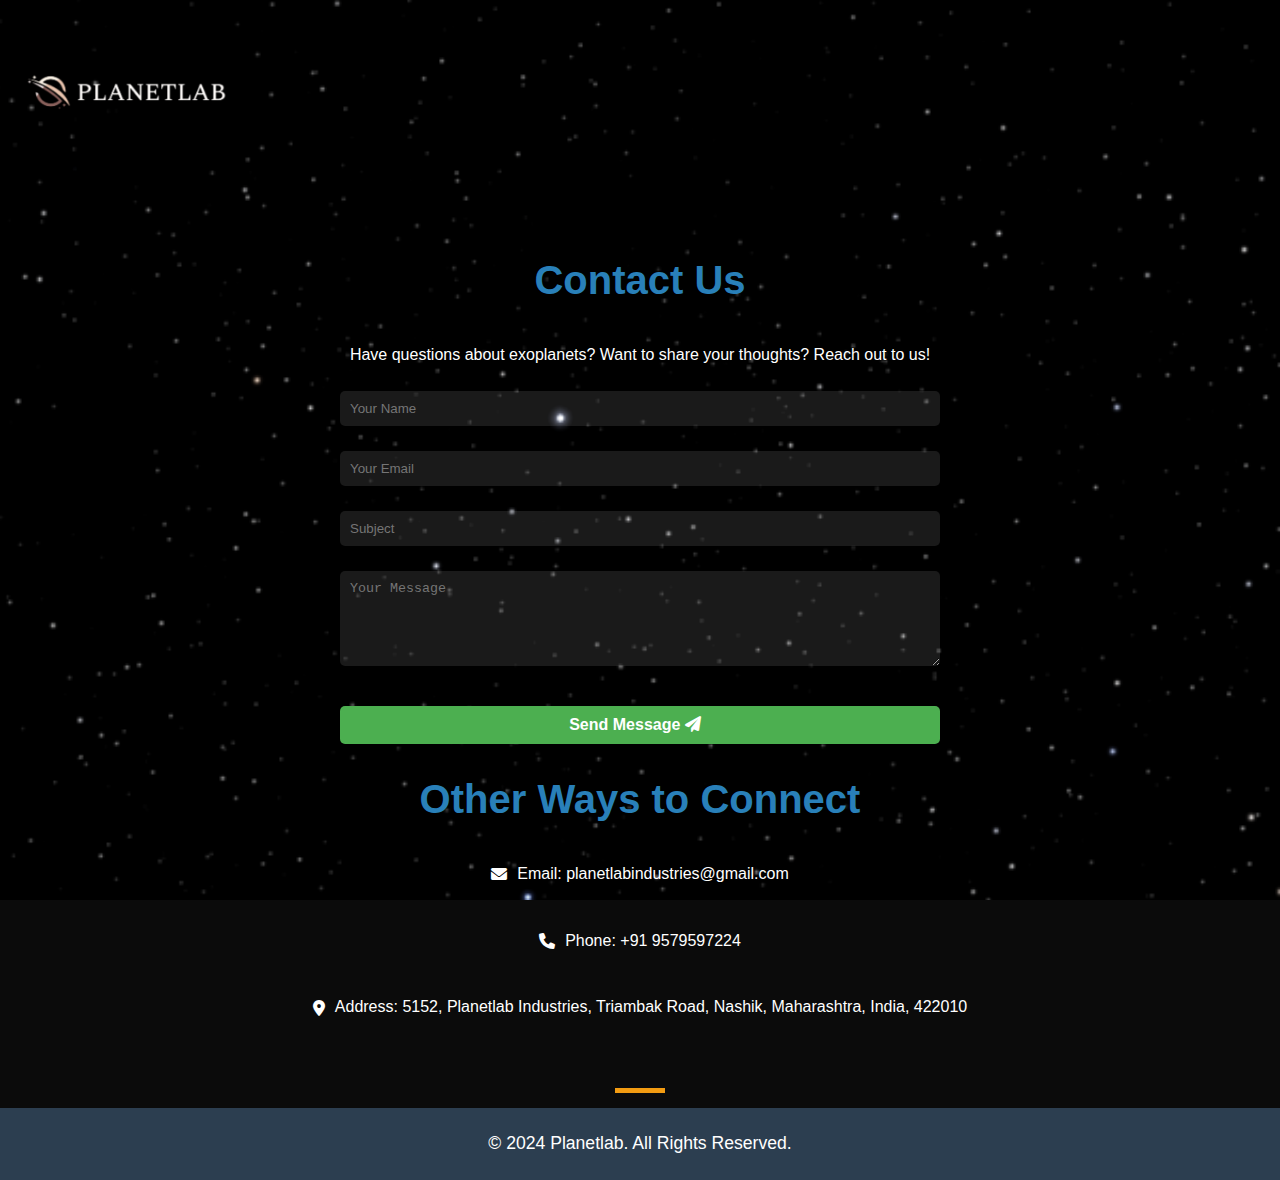
<file: contactus.html>
<!DOCTYPE html>
<html lang="en">
<head>
    <meta charset="UTF-8">
    <meta name="viewport" content="width=device-width, initial-scale=1.0">
    <title>Contact Us - Exoplanet Explorer</title>
    <link rel="stylesheet" href="style.css">
    <link rel="stylesheet" href="https://cdnjs.cloudflare.com/ajax/libs/font-awesome/6.0.0-beta3/css/all.min.css">
    <style>
        body {
            background-image: url(Image/pattern.png);
            background-size: cover;
            background-position: center;
            background-attachment: fixed;
            color: transparent;
        }
        .contact-container {
            max-width: 800px;
            margin: 50px auto;
            padding: 20px;
            background-color: transparent;
            border-radius: 10px;
        }
        .contact-form {
            display: grid;
            gap: 20px;
        }
        .contact-form input, .contact-form textarea {
            width: 100%;
            padding: 10px;
            border: none;
            border-radius: 5px;
            background-color: rgba(255, 255, 255, 0.1);
            color: #fff;
        }
        .contact-form button {
            padding: 10px 20px;
            background-color: #4CAF50;
            color: white;
            border: none;
            border-radius: 5px;
            cursor: pointer;
        }
        .contact-info {
            margin-top: 30px;
    
        }
        .contact-info h2,h1{
            display: flex;
            justify-content: center;
            align-items: center;
        }
        i{
            margin-right:10px;
        }
        /* Added styles for navbar hover effect and animation */
        .main-header nav ul li a {
            position: relative;
            transition: color 0.3s ease;
        }
        .main-header nav ul li a::after {
            content: '';
            position: absolute;
            width: 100%;
            height: 2px;
            bottom: -5px;
            left: 0;
            background-color: #f39c12;
            transform: scaleX(0);
            transform-origin: bottom right;
            transition: transform 0.3s ease-out;
        }
        .main-header nav ul li a:hover::after {
            transform: scaleX(1);
            transform-origin: bottom left;
        }
        .main-header nav ul li a:hover {
            color: #f39c12;
        }
    </style>
</head>
<body>
    <header class="main-header">
        <nav class="navbar">
            <div class="nav-logo">
                <img src="/Image/logo-transparent-png.png" alt="Exoplanet Explorer Logo">
            </div>
            <ul class="nav-list">
                <li><a href="index.html#home">Home</a></li>
                <li><a href="index.html#about">About</a></li>
                <li><a href="index.html#timeline">Timeline</a></li>
                <li><a href="index.html#gallery">Gallery</a></li>
                <li><a href="index.html#missions">Missions</a></li>
            </ul>
        </nav>
    </header>

    <main class="contact-container">
        <h1>Contact Us</h1>
        <p>Have questions about exoplanets? Want to share your thoughts? Reach out to us!</p>
        
        <form class="contact-form">
            <input type="text" name="name" placeholder="Your Name" required>
            <input type="email" name="email" placeholder="Your Email" required>
            <input type="text" name="subject" placeholder="Subject">
            <textarea name="message" placeholder="Your Message" rows="5" required></textarea>
            <button type="submit">Send Message <i class="fa-solid fa-paper-plane"></i></button>
        </form>

        <div class="contact-info">
            <h2>Other Ways to Connect</h2>
            <p><i class="fa-solid fa-envelope"></i> Email: planetlabindustries@gmail.com</p>
            <p><i class="fa-solid fa-phone"></i> Phone: +91 9579597224</p>
            <p><i class="fa-solid fa-location-dot"></i> Address: 5152, Planetlab Industries, Triambak Road, Nashik, Maharashtra, India, 422010</p>
        </div>
    </main>
    <style>
        @keyframes fadeInDown {
            from {
                opacity: 0;
                transform: translateY(-20px);
            }
            to {
                opacity: 1;
                transform: translateY(0);
            }
        }

        .navbar {
            animation: fadeInDown 0.7s ease-out;
        }

        .nav-list li {
            opacity: 0;
            animation: fadeInDown 0.7s ease-out forwards;
        }

        .nav-list li:nth-child(1) { animation-delay: 0.2s; }
        .nav-list li:nth-child(2) { animation-delay: 0.3s; }
        .nav-list li:nth-child(3) { animation-delay: 0.4s; }
        .nav-list li:nth-child(4) { animation-delay: 0.5s; }
        .nav-list li:nth-child(5) { animation-delay: 0.6s; }
    </style>
    <footer class="main-footer">
        <p>&copy; 2024 Planetlab. All Rights Reserved.</p>
    </footer>
</body>
</html>
</file>
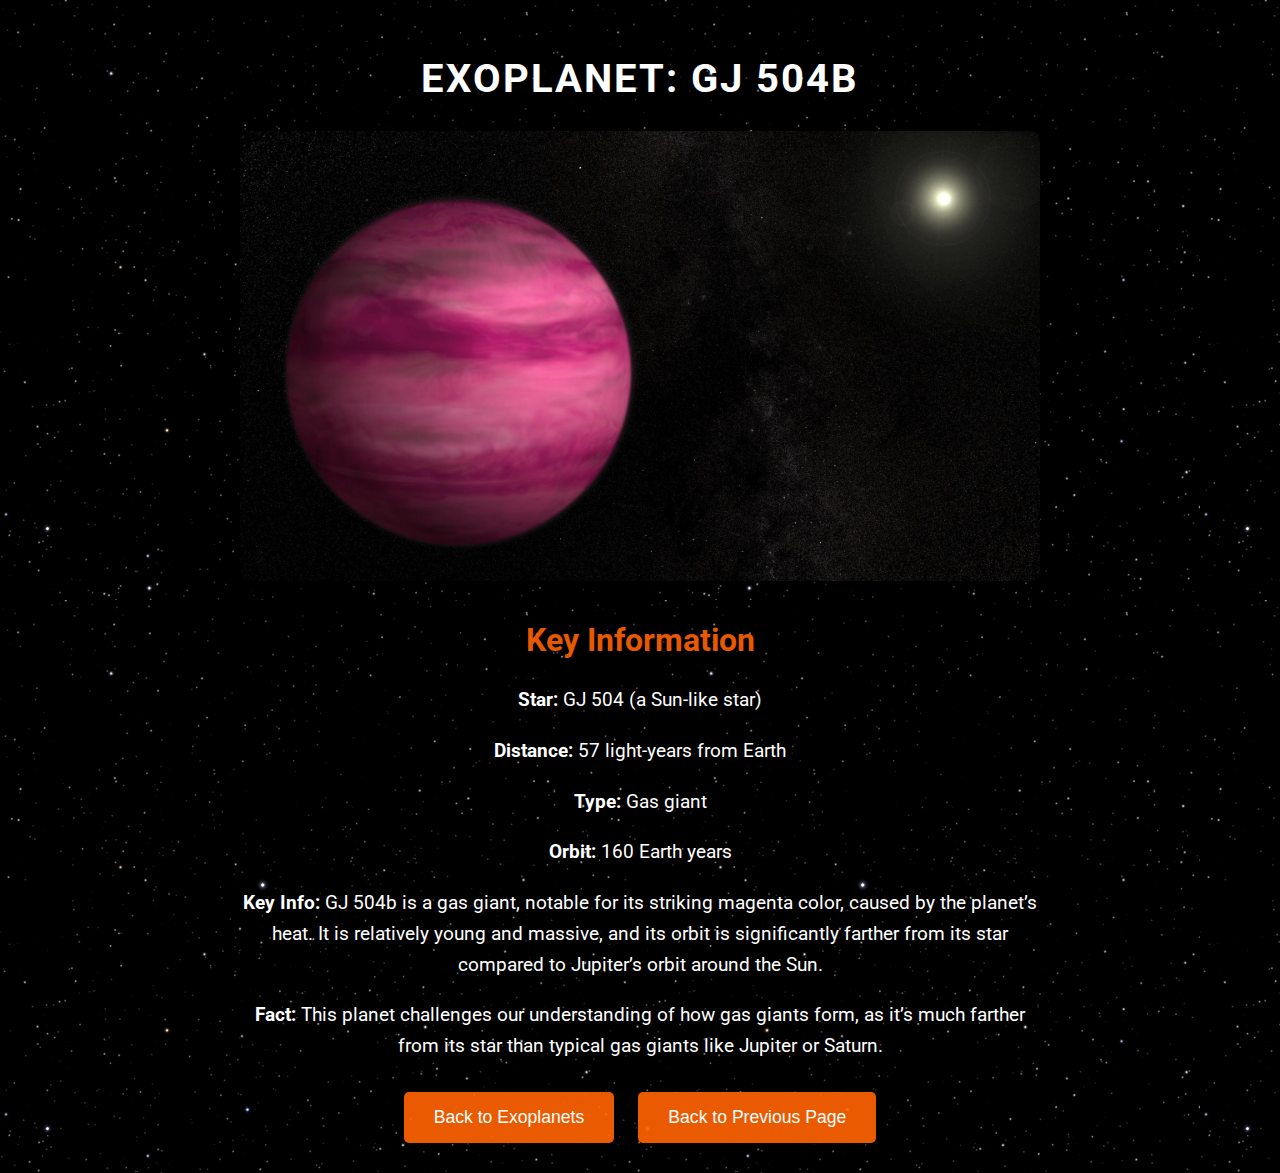
<file: gj504b.html>
<!DOCTYPE html>
<html lang="en">
<head>
    <meta charset="UTF-8">
    <meta name="viewport" content="width=device-width, initial-scale=1.0">
    <title>GJ 504b</title>
    <link href="https://fonts.googleapis.com/css2?family=Roboto:wght@400;700&display=swap" rel="stylesheet">
    <style>
        body {
            font-family: 'Roboto', sans-serif;
            margin: 0;
            padding: 0;
            background: linear-gradient(135deg, #0a0e21, #1c1f36);
            color: #ffffff;
            line-height: 1.6;
            background-image: url(/Image/pattern.png);
        }
        .container {
            max-width: 800px;
            margin: auto;
            padding: 20px;
            text-align: center;
            background: transparent;
            border-radius: 10px;
            box-shadow: 0 4px 20px rgba(0, 0, 0, 0.5);
        }
        h1 {
            font-size: 2.5em;
            margin-bottom: 20px;
            text-transform: uppercase;
            letter-spacing: 2px;
        }
        h2 {
            font-size: 2em;
            margin-bottom: 15px;
            color: #ff6200ea;
        }
        p {
            font-size: 1.2em;
            margin-bottom: 20px;
        }
        .back-button, .previous-button {
            background-color: #ff6200ea;
            color: white;
            padding: 15px 30px;
            font-size: 1.1em;
            border: none;
            border-radius: 5px;
            cursor: pointer;
            transition: background-color 0.3s;
            margin: 10px;
        }
        .back-button:hover, .previous-button:hover {
            background-color: #ff4500;
        }
        .image-container {
            margin-bottom: 20px;
        }
        img {
            max-width: 100%;
            height: auto;
            border-radius: 10px;
            box-shadow: 0 4px 10px rgba(0, 0, 0, 0.3);
        }
    </style>
</head>
<body>
    <div class="container">
        <h1>Exoplanet: GJ 504b</h1>
        
        <!-- Space for the image -->
        <div class="image-container">
            <img src="Image/GJ504b.jpg" alt="GJ 504b illustration">
        </div>
        
        <h2>Key Information</h2>
        <p><strong>Star:</strong> GJ 504 (a Sun-like star)</p>
        <p><strong>Distance:</strong> 57 light-years from Earth</p>
        <p><strong>Type:</strong> Gas giant</p>
        <p><strong>Orbit:</strong> 160 Earth years</p>
        <p><strong>Key Info:</strong> GJ 504b is a gas giant, notable for its striking magenta color, caused by the planet’s heat. It is relatively young and massive, and its orbit is significantly farther from its star compared to Jupiter’s orbit around the Sun.</p>
        <p><strong>Fact:</strong> This planet challenges our understanding of how gas giants form, as it’s much farther from its star than typical gas giants like Jupiter or Saturn.</p>
        
        <!-- Back buttons -->
        <button class="back-button" onclick="window.history.back();">Back to Exoplanets</button>
        <button class="previous-button" onclick="window.history.go(-1);">Back to Previous Page</button>
    </div>
</body>
</html>
</file>
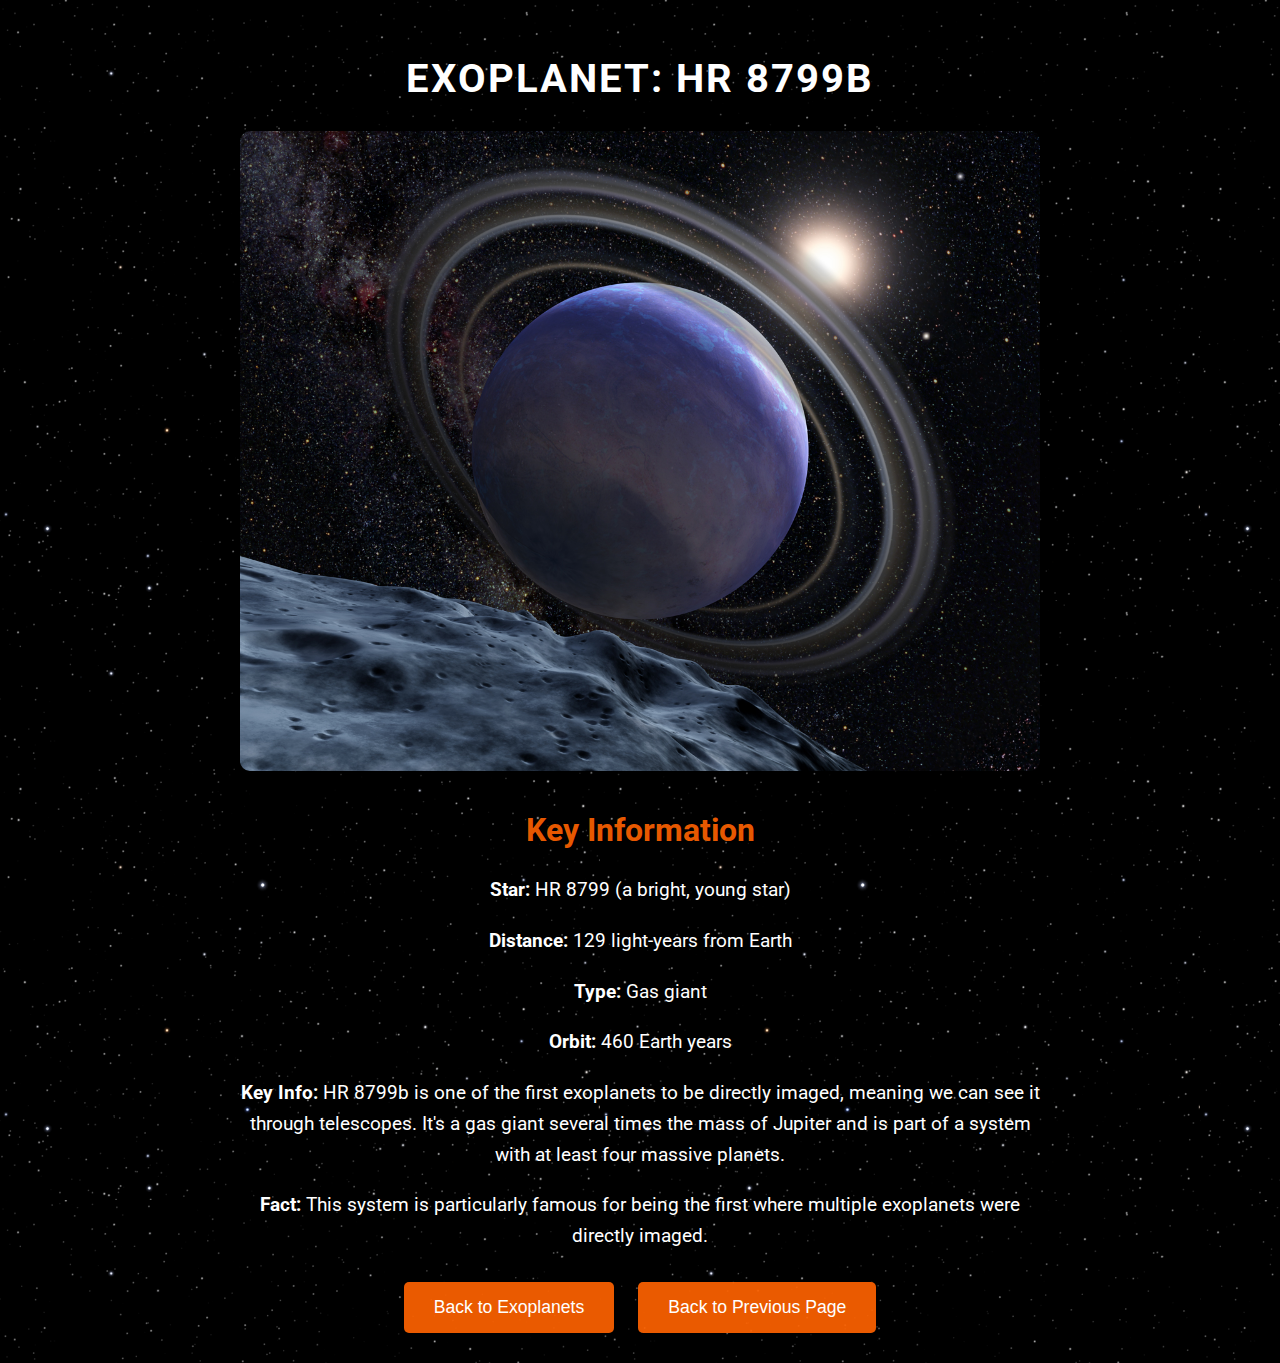
<file: hr8799b.html>
<!DOCTYPE html>
<html lang="en">
<head>
    <meta charset="UTF-8">
    <meta name="viewport" content="width=device-width, initial-scale=1.0">
    <title>HR 8799b</title>
    <link href="https://fonts.googleapis.com/css2?family=Roboto:wght@400;700&display=swap" rel="stylesheet">
    <style>
        body {
            font-family: 'Roboto', sans-serif;
            margin: 0;
            padding: 0;
            background: linear-gradient(135deg, #0a0e21, #1c1f36);
            color: #ffffff;
            line-height: 1.6;
            background-image: url(/Image/pattern.png);
        }
        .container {
            max-width: 800px;
            margin: auto;
            padding: 20px;
            text-align: center;
            background: transparent;
            border-radius: 10px;
            box-shadow: 0 4px 20px rgba(0, 0, 0, 0.5);
        }
        h1 {
            font-size: 2.5em;
            margin-bottom: 20px;
            text-transform: uppercase;
            letter-spacing: 2px;
        }
        h2 {
            font-size: 2em;
            margin-bottom: 15px;
            color: #ff6200ea;
        }
        p {
            font-size: 1.2em;
            margin-bottom: 20px;
        }
        .back-button, .previous-button {
            background-color: #ff6200ea;
            color: white;
            padding: 15px 30px;
            font-size: 1.1em;
            border: none;
            border-radius: 5px;
            cursor: pointer;
            transition: background-color 0.3s;
            margin: 10px;
        }
        .back-button:hover, .previous-button:hover {
            background-color: #ff4500;
        }
        .image-container {
            margin-bottom: 20px;
        }
        img {
            max-width: 100%;
            height: auto;
            border-radius: 10px;
            box-shadow: 0 4px 10px rgba(0, 0, 0, 0.3);
        }
    </style>
</head>
<body>
    <div class="container">
        <h1>Exoplanet: HR 8799b</h1>
        
        <!-- Space for the image -->
        <div class="image-container">
            <img src="Image/HR8799b.jpg" alt="HR 8799b illustration">
        </div>
        
        <h2>Key Information</h2>
        <p><strong>Star:</strong> HR 8799 (a bright, young star)</p>
        <p><strong>Distance:</strong> 129 light-years from Earth</p>
        <p><strong>Type:</strong> Gas giant</p>
        <p><strong>Orbit:</strong> 460 Earth years</p>
        <p><strong>Key Info:</strong> HR 8799b is one of the first exoplanets to be directly imaged, meaning we can see it through telescopes. It's a gas giant several times the mass of Jupiter and is part of a system with at least four massive planets.</p>
        <p><strong>Fact:</strong> This system is particularly famous for being the first where multiple exoplanets were directly imaged.</p>
        
        <!-- Back buttons -->
        <button class="back-button" onclick="window.history.back();">Back to Exoplanets</button>
        <button class="previous-button" onclick="window.history.go(-1);">Back to Previous Page</button>
    </div>
</body>
</html>
</file>
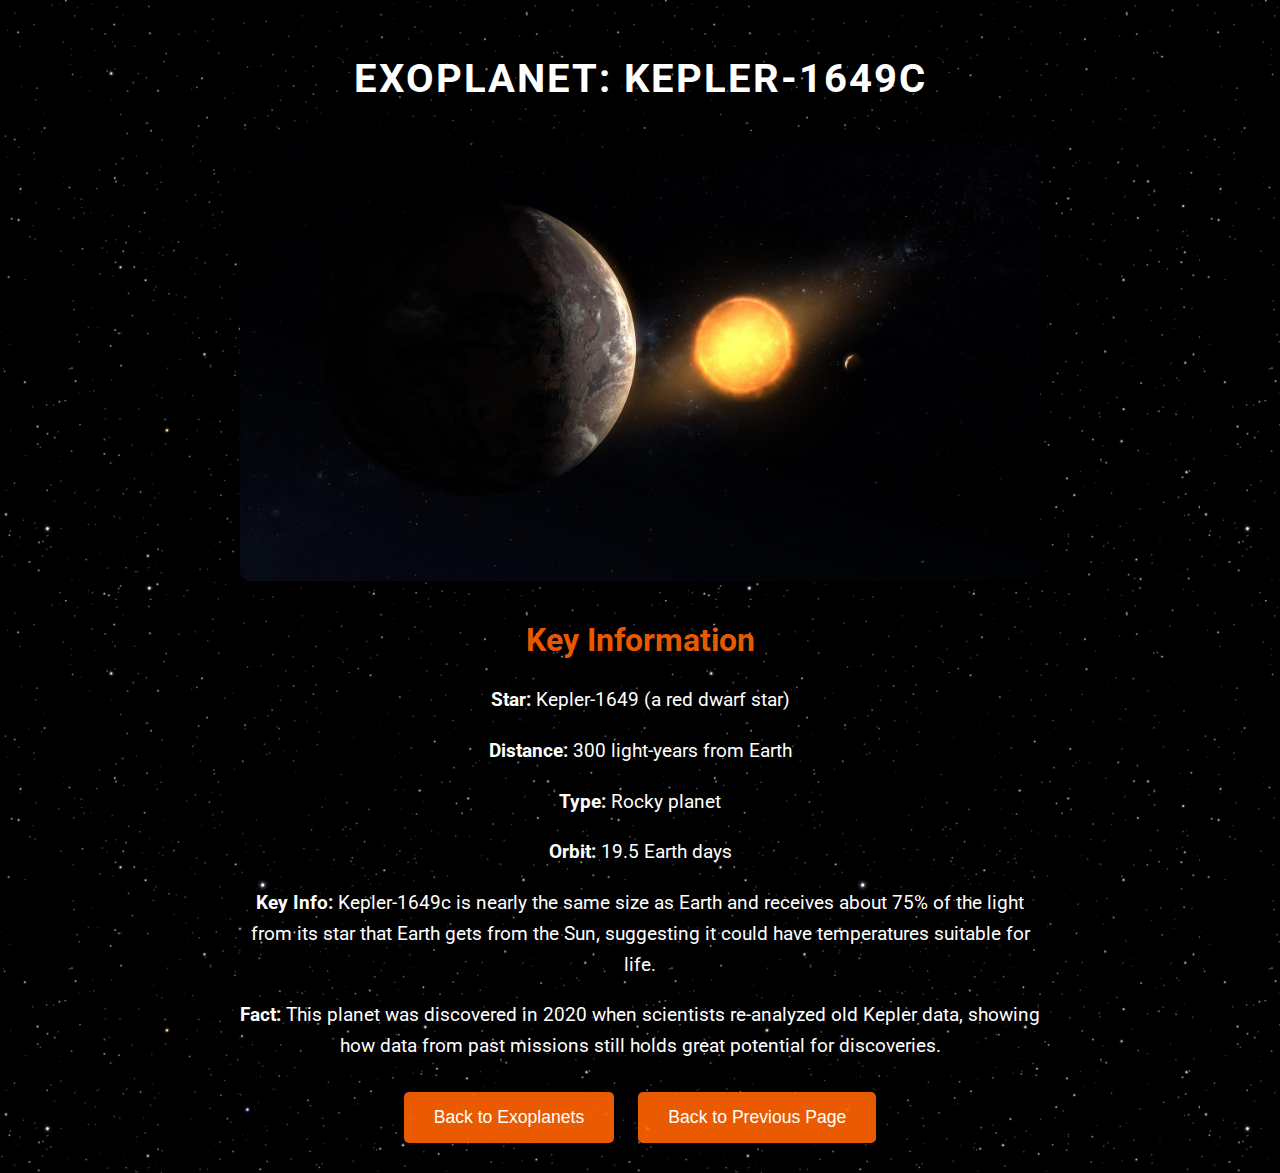
<file: kepler1649c.html>
<!DOCTYPE html>
<html lang="en">
<head>
    <meta charset="UTF-8">
    <meta name="viewport" content="width=device-width, initial-scale=1.0">
    <title>Kepler-1649c</title>
    <link href="https://fonts.googleapis.com/css2?family=Roboto:wght@400;700&display=swap" rel="stylesheet">
    <style>
        body {
            font-family: 'Roboto', sans-serif;
            margin: 0;
            padding: 0;
            background: linear-gradient(135deg, #0a0e21, #1c1f36);
            color: #ffffff;
            line-height: 1.6;
            background-image: url(/Image/pattern.png);
        }
        .container {
            max-width: 800px;
            margin: auto;
            padding: 20px;
            text-align: center;
            background: transparent;
            border-radius: 10px;
            box-shadow: 0 4px 20px rgba(0, 0, 0, 0.5);
        }
        h1 {
            font-size: 2.5em;
            margin-bottom: 20px;
            text-transform: uppercase;
            letter-spacing: 2px;
        }
        h2 {
            font-size: 2em;
            margin-bottom: 15px;
            color: #ff6200ea;
        }
        p {
            font-size: 1.2em;
            margin-bottom: 20px;
        }
        .back-button, .previous-button {
            background-color: #ff6200ea;
            color: white;
            padding: 15px 30px;
            font-size: 1.1em;
            border: none;
            border-radius: 5px;
            cursor: pointer;
            transition: background-color 0.3s;
            margin: 10px;
        }
        .back-button:hover, .previous-button:hover {
            background-color: #ff4500;
        }
        .image-container {
            margin-bottom: 20px;
        }
        img {
            max-width: 100%;
            height: auto;
            border-radius: 10px;
            box-shadow: 0 4px 10px rgba(0, 0, 0, 0.3);
        }
    </style>
</head>
<body>
    <div class="container">
        <h1>Exoplanet: Kepler-1649c</h1>
        
        <!-- Space for the image -->
        <div class="image-container">
            <img src="Image/kepler-1649c.jpg" alt="Kepler-1649c illustration">
        </div>
        
        <h2>Key Information</h2>
        <p><strong>Star:</strong> Kepler-1649 (a red dwarf star)</p>
        <p><strong>Distance:</strong> 300 light-years from Earth</p>
        <p><strong>Type:</strong> Rocky planet</p>
        <p><strong>Orbit:</strong> 19.5 Earth days</p>
        <p><strong>Key Info:</strong> Kepler-1649c is nearly the same size as Earth and receives about 75% of the light from its star that Earth gets from the Sun, suggesting it could have temperatures suitable for life.</p>
        <p><strong>Fact:</strong> This planet was discovered in 2020 when scientists re-analyzed old Kepler data, showing how data from past missions still holds great potential for discoveries.</p>
        
        <!-- Back buttons -->
        <button class="back-button" onclick="index.html();">Back to Exoplanets</button>
        <button class="previous-button" onclick="window.history.go(-1);">Back to Previous Page</button>
    </div>
</body>
</html>
</file>
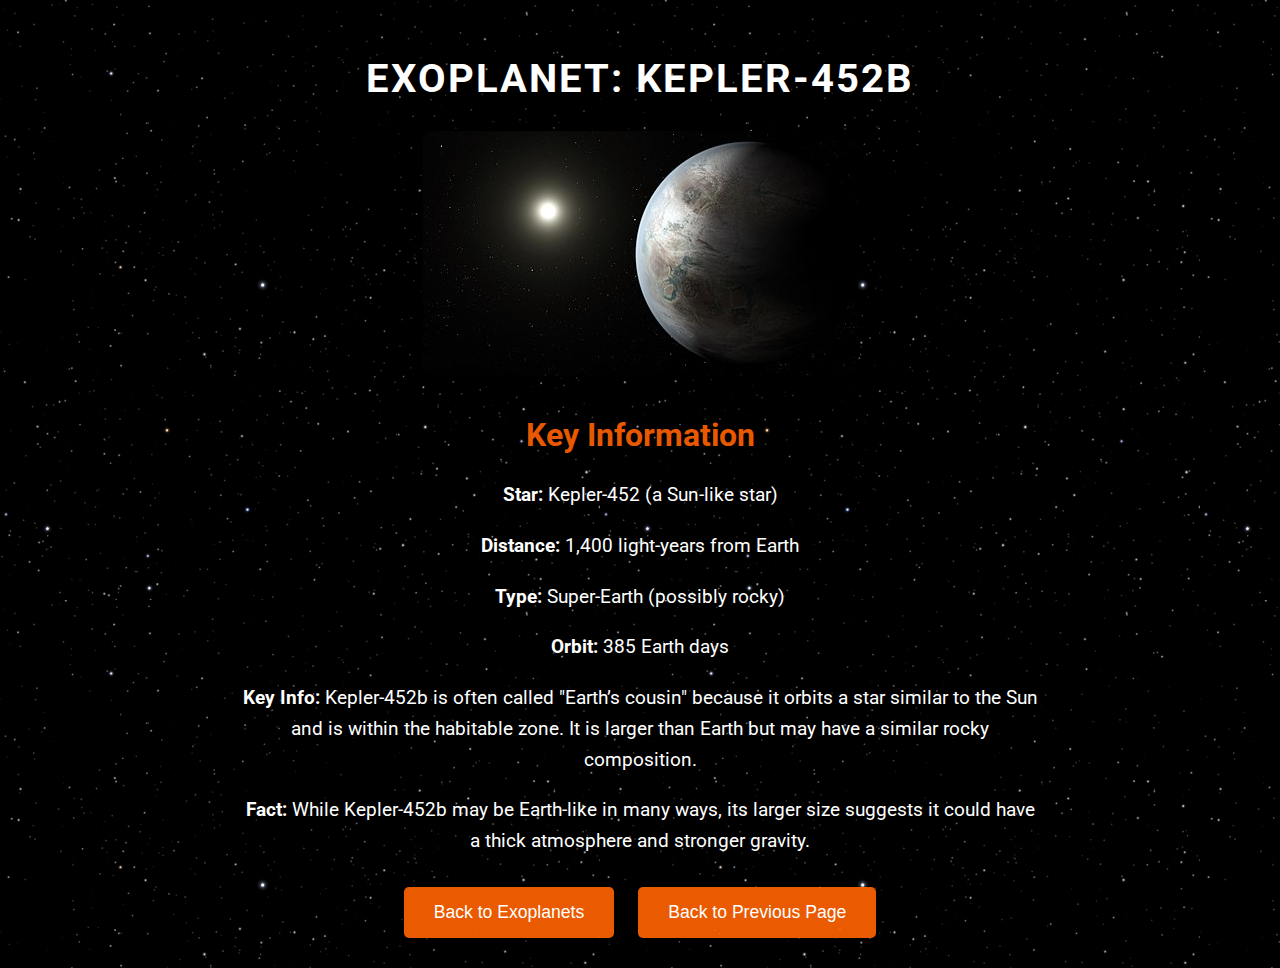
<file: kepler452b.html>
<!DOCTYPE html>
<html lang="en">
<head>
    <meta charset="UTF-8">
    <meta name="viewport" content="width=device-width, initial-scale=1.0">
    <title>Kepler-452b</title>
    <link href="https://fonts.googleapis.com/css2?family=Roboto:wght@400;700&display=swap" rel="stylesheet">
    <style>
        body {
            font-family: 'Roboto', sans-serif;
            margin: 0;
            padding: 0;
            background: linear-gradient(135deg, #0a0e21, #1c1f36);
            color: #ffffff;
            line-height: 1.6;
            background-image: url(/Image/pattern.png);
        }
        .container {
            max-width: 800px;
            margin: auto;
            padding: 20px;
            text-align: center;
            background: transparent;
            border-radius: 10px;
            box-shadow: 0 4px 20px rgba(0, 0, 0, 0.5);
        }
        h1 {
            font-size: 2.5em;
            margin-bottom: 20px;
            text-transform: uppercase;
            letter-spacing: 2px;
        }
        h2 {
            font-size: 2em;
            margin-bottom: 15px;
            color: #ff6200ea;
        }
        p {
            font-size: 1.2em;
            margin-bottom: 20px;
        }
        .back-button, .previous-button {
            background-color: #ff6200ea;
            color: white;
            padding: 15px 30px;
            font-size: 1.1em;
            border: none;
            border-radius: 5px;
            cursor: pointer;
            transition: background-color 0.3s;
            margin: 10px;
        }
        .back-button:hover, .previous-button:hover {
            background-color: #ff4500;
        }
        .image-container {
            margin-bottom: 20px;
        }
        img {
            max-width: 100%;
            height: auto;
            border-radius: 10px;
            box-shadow: 0 4px 10px rgba(0, 0, 0, 0.3);
        }
    </style>
</head>
<body>
    <div class="container">
        <h1>Exoplanet: Kepler-452b</h1>
        
        <!-- Space for the image -->
        <div class="image-container">
            <img src="Image/kepler452b.jpg" alt="Kepler-452b illustration">
        </div>
        
        <h2>Key Information</h2>
        <p><strong>Star:</strong> Kepler-452 (a Sun-like star)</p>
        <p><strong>Distance:</strong> 1,400 light-years from Earth</p>
        <p><strong>Type:</strong> Super-Earth (possibly rocky)</p>
        <p><strong>Orbit:</strong> 385 Earth days</p>
        <p><strong>Key Info:</strong> Kepler-452b is often called "Earth’s cousin" because it orbits a star similar to the Sun and is within the habitable zone. It is larger than Earth but may have a similar rocky composition.</p>
        <p><strong>Fact:</strong> While Kepler-452b may be Earth-like in many ways, its larger size suggests it could have a thick atmosphere and stronger gravity.</p>
        
        <!-- Back buttons -->
        <button class="back-button" onclick="window.history.back();">Back to Exoplanets</button>
        <button class="previous-button" onclick="window.history.go(-1);">Back to Previous Page</button>
    </div>
</body>
</html>
</file>
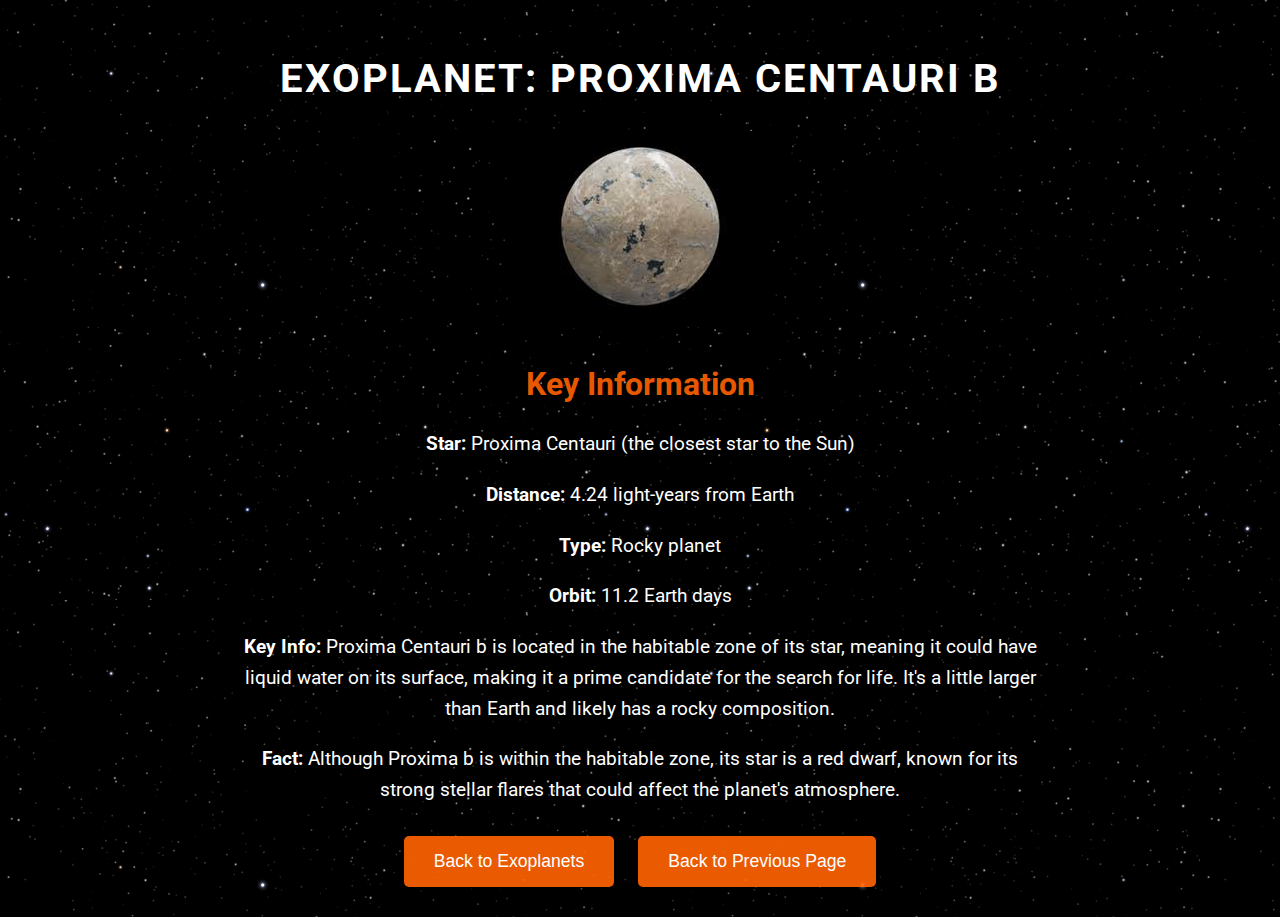
<file: proximab.html>
<!DOCTYPE html>
<html lang="en">
<head>
    <meta charset="UTF-8">
    <meta name="viewport" content="width=device-width, initial-scale=1.0">
    <title>Proxima Centauri b</title>
    <link href="https://fonts.googleapis.com/css2?family=Roboto:wght@400;700&display=swap" rel="stylesheet">
    <style>
        body {
            font-family: 'Roboto', sans-serif;
            margin: 0;
            padding: 0;
            background: linear-gradient(135deg, #0a0e21, #1c1f36);
            color: #ffffff;
            line-height: 1.6;
            background-image: url(/Image/pattern.png);
        }
        .container {
            max-width: 800px;
            margin: auto;
            padding: 20px;
            text-align: center;
            background: transparent;
            border-radius: 10px;
            box-shadow: 0 4px 20px rgba(0, 0, 0, 0.5);
        }
        h1 {
            font-size: 2.5em;
            margin-bottom: 20px;
            text-transform: uppercase;
            letter-spacing: 2px;
        }
        h2 {
            font-size: 2em;
            margin-bottom: 15px;
            color: #ff6200ea;
        }
        p {
            font-size: 1.2em;
            margin-bottom: 20px;
        }
        .back-button, .previous-button {
            background-color: #ff6200ea;
            color: white;
            padding: 15px 30px;
            font-size: 1.1em;
            border: none;
            border-radius: 5px;
            cursor: pointer;
            transition: background-color 0.3s;
            margin: 10px;
        }
        .back-button:hover, .previous-button:hover {
            background-color: #ff4500;
        }
        .image-container {
            margin-bottom: 20px;
        }
        img {
            max-width: 100%;
            height: auto;
            border-radius: 10px;
            box-shadow: 0 4px 10px rgba(0, 0, 0, 0.3);
        }
    </style>
</head>
<body>
    <div class="container">
        <h1>Exoplanet: Proxima Centauri b</h1>
        
        <!-- Space for the image -->
        <div class="image-container">
            <img src="Image/proximab.jpeg" alt="Proxima Centauri b illustration">
        </div>
        
        <h2>Key Information</h2>
        <p><strong>Star:</strong> Proxima Centauri (the closest star to the Sun)</p>
        <p><strong>Distance:</strong> 4.24 light-years from Earth</p>
        <p><strong>Type:</strong> Rocky planet</p>
        <p><strong>Orbit:</strong> 11.2 Earth days</p>
        <p><strong>Key Info:</strong> Proxima Centauri b is located in the habitable zone of its star, meaning it could have liquid water on its surface, making it a prime candidate for the search for life. It's a little larger than Earth and likely has a rocky composition.</p>
        <p><strong>Fact:</strong> Although Proxima b is within the habitable zone, its star is a red dwarf, known for its strong stellar flares that could affect the planet's atmosphere.</p>
        
        <!-- Back buttons -->
        <button class="back-button" onclick="window.history.back();">Back to Exoplanets</button>
        <button class="previous-button" onclick="window.history.go(-1);">Back to Previous Page</button>
    </div>
</body>
</html>
</file>
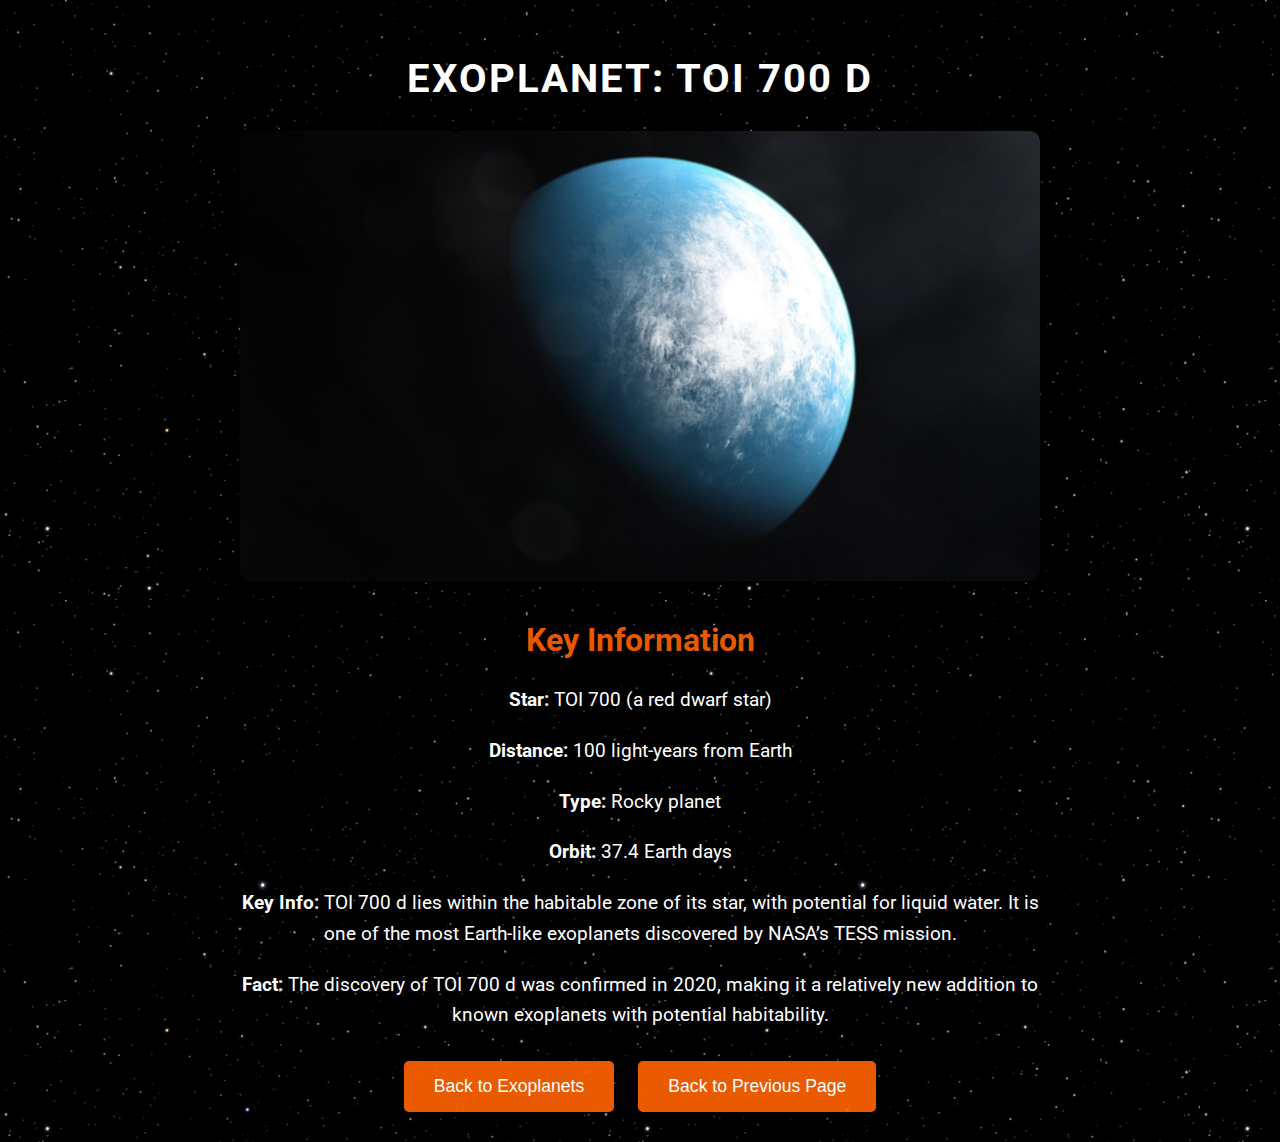
<file: toi-700d.html>
<!DOCTYPE html>
<html lang="en">
<head>
    <meta charset="UTF-8">
    <meta name="viewport" content="width=device-width, initial-scale=1.0">
    <title>TOI 700 d</title>
    <link href="https://fonts.googleapis.com/css2?family=Roboto:wght@400;700&display=swap" rel="stylesheet">
    <style>
        body {
            font-family: 'Roboto', sans-serif;
            margin: 0;
            padding: 0;
            background: linear-gradient(135deg, #0a0e21, #1c1f36);
            color: #ffffff;
            line-height: 1.6;
            background-image: url(/Image/pattern.png);
        }
        .container {
            max-width: 800px;
            margin: auto;
            padding: 20px;
            text-align: center;
            background: transparent;
            border-radius: 10px;
            box-shadow: 0 4px 20px rgba(0, 0, 0, 0.5);
        }
        h1 {
            font-size: 2.5em;
            margin-bottom: 20px;
            text-transform: uppercase;
            letter-spacing: 2px;
        }
        h2 {
            font-size: 2em;
            margin-bottom: 15px;
            color: #ff6200ea;
        }
        p {
            font-size: 1.2em;
            margin-bottom: 20px;
        }
        .back-button, .previous-button {
            background-color: #ff6200ea;
            color: white;
            padding: 15px 30px;
            font-size: 1.1em;
            border: none;
            border-radius: 5px;
            cursor: pointer;
            transition: background-color 0.3s;
            margin: 10px;
        }
        .back-button:hover, .previous-button:hover {
            background-color: #ff4500;
        }
        .image-container {
            margin-bottom: 20px;
        }
        img {
            max-width: 100%;
            height: auto;
            border-radius: 10px;
            box-shadow: 0 4px 10px rgba(0, 0, 0, 0.3);
        }
    </style>
</head>
<body>
    <div class="container">
        <h1>Exoplanet: TOI 700 d</h1>
        
        <!-- Space for the image -->
        <div class="image-container">
            <img src="Image/TOI-700d.jpg" alt="TOI 700 d illustration">
        </div>
        
        <h2>Key Information</h2>
        <p><strong>Star:</strong> TOI 700 (a red dwarf star)</p>
        <p><strong>Distance:</strong> 100 light-years from Earth</p>
        <p><strong>Type:</strong> Rocky planet</p>
        <p><strong>Orbit:</strong> 37.4 Earth days</p>
        <p><strong>Key Info:</strong> TOI 700 d lies within the habitable zone of its star, with potential for liquid water. It is one of the most Earth-like exoplanets discovered by NASA’s TESS mission.</p>
        <p><strong>Fact:</strong> The discovery of TOI 700 d was confirmed in 2020, making it a relatively new addition to known exoplanets with potential habitability.</p>
        
        <!-- Back buttons -->
        <button class="back-button" onclick="window.history.back();">Back to Exoplanets</button>
        <button class="previous-button" onclick="window.history.go(-1);">Back to Previous Page</button>
    </div>
</body>
</html>
</file>
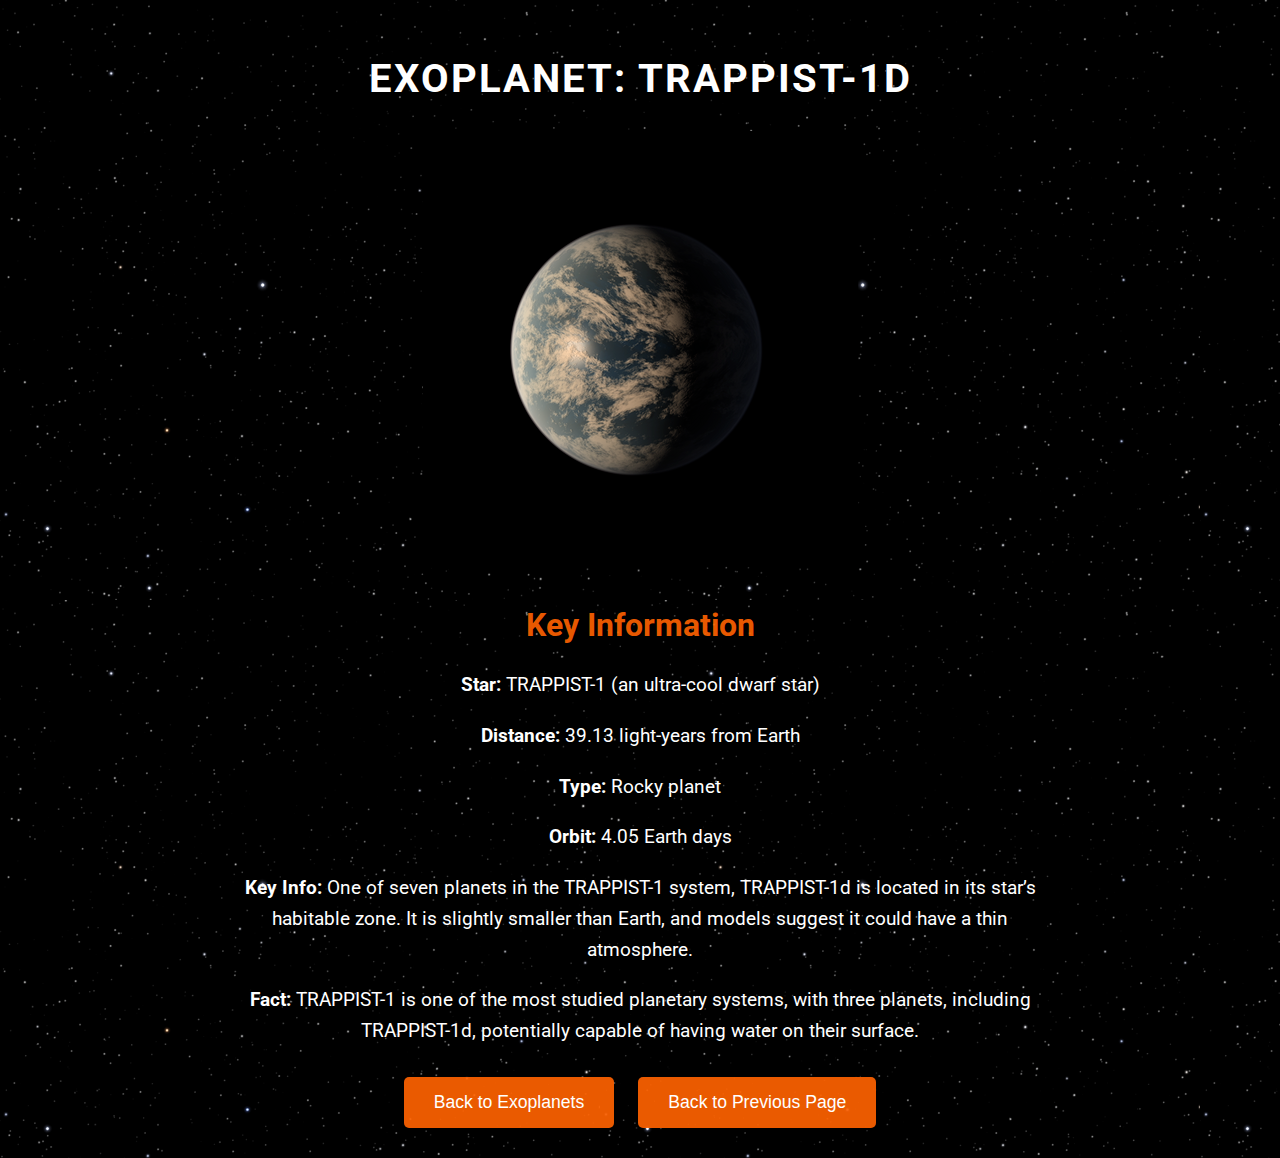
<file: trappist1d.html>
<!DOCTYPE html>
<html lang="en">
<head>
    <meta charset="UTF-8">
    <meta name="viewport" content="width=device-width, initial-scale=1.0">
    <title>TRAPPIST-1d</title>
    <link href="https://fonts.googleapis.com/css2?family=Roboto:wght@400;700&display=swap" rel="stylesheet">
    <style>
        body {
            font-family: 'Roboto', sans-serif;
            margin: 0;
            padding: 0;
            background: linear-gradient(135deg, #0a0e21, #1c1f36);
            color: #ffffff;
            line-height: 1.6;
            background-image: url(/Image/pattern.png);
        }
        .container {
            max-width: 800px;
            margin: auto;
            padding: 20px;
            text-align: center;
            background:transparent;
            border-radius: 10px;
            box-shadow: 0 4px 20px rgba(0, 0, 0, 0.5);
        }
        h1 {
            font-size: 2.5em;
            margin-bottom: 20px;
            text-transform: uppercase;
            letter-spacing: 2px;
        }
        h2 {
            font-size: 2em;
            margin-bottom: 15px;
            color: #ff6200ea;
        }
        p {
            font-size: 1.2em;
            margin-bottom: 20px;
        }
        .back-button, .previous-button {
            background-color: #ff6200ea;
            color: white;
            padding: 15px 30px;
            font-size: 1.1em;
            border: none;
            border-radius: 5px;
            cursor: pointer;
            transition: background-color 0.3s;
            margin: 10px;
        }
        .back-button:hover, .previous-button:hover {
            background-color: #ff4500;
        }
        .image-container {
            margin-bottom: 20px;
        }
        img {
            max-width: 100%;
            height: auto;
            border-radius: 10px;
            box-shadow: 0 4px 10px rgba(0, 0, 0, 0.3);
        }
    </style>
</head>
<body>
    <div class="container">
        <h1>Exoplanet: TRAPPIST-1d</h1>
        
        <!-- Space for the image -->
        <div class="image-container">
            <img src="Image/trappist1d.png" alt="TRAPPIST-1d illustration">
        </div>
        
        <h2>Key Information</h2>
        <p><strong>Star:</strong> TRAPPIST-1 (an ultra-cool dwarf star)</p>
        <p><strong>Distance:</strong> 39.13 light-years from Earth</p>
        <p><strong>Type:</strong> Rocky planet</p>
        <p><strong>Orbit:</strong> 4.05 Earth days</p>
        <p><strong>Key Info:</strong> One of seven planets in the TRAPPIST-1 system, TRAPPIST-1d is located in its star’s habitable zone. It is slightly smaller than Earth, and models suggest it could have a thin atmosphere.</p>
        <p><strong>Fact:</strong> TRAPPIST-1 is one of the most studied planetary systems, with three planets, including TRAPPIST-1d, potentially capable of having water on their surface.</p>
        
        <!-- Back buttons -->
        <button class="back-button" onclick="window.history.back.href='main.html'();">Back to Exoplanets</button>
        <button class="previous-button" onclick="window.history.go(-1);">Back to Previous Page</button>
    </div>
</body>
</html>
</file>
<file: style.css>
/* Global Styles */
body {
    font-family: Arial, sans-serif;
    margin: 0;
    padding: 0;
    background-color: #0f0f0f;
    color: #333;
    background-image: url(/Image/pattern.png);
}



/* Header Styles */
.main-header {
    background-color: #2c3e50;
    color: white;
    padding: 20px 0;
    text-align: center;
}

.main-header h1 {
    font-size: 2.5rem;
}

.main-header nav ul {
    list-style-type: none;
    padding: 0;
}

.main-header nav ul li {
    display: inline;
    margin: 0 15px;
}

.main-header nav ul li a {
    color: white;
    text-decoration: none;
    font-weight: bold;
}



#about {
    margin-top: 10px; /* Adjust the space between navbar and about section */
    padding: 0px 20px;
    max-width: 900px;
    margin: 0 auto;
    
    /* Transparent background with some opacity */
    background-color: transparent; /* 0.6 opacity for semi-transparent box */
    
    margin-bottom: 30px;
    border-radius: 10px;
    box-shadow: 0 8px 20px rgba(0, 0, 0, 0.05);
    
    /* Optional border to enhance visibility */
    border: 1px solid rgba(255, 255, 255, 0.4); 
    
    transition: transform 0.3s ease-in-out;
}

.about-content {
    display: flex;
    justify-content: space-between;
}

.about-content div {
    width: 30%;
}

.timeline {
    display: flex;
    flex-direction: column;
    gap: 20px;
}

.timeline-item {
    background-color:transparent;
    padding: 15px;
    border-radius: 8px;
}

.gallery-grid {
    display: grid;
    grid-template-columns: repeat(4, 1fr);
    gap: 10px;
}

.gallery-grid img {
    width: 100%;
    border-radius: 8px;
}
.gallery-item:hover {
    transform: scale(1.05); /* Pops out the image */
}
.gallery-item:hover img {
    transform: scale(1.2); /* Scales the image slightly more */
}

/* Form Styles */
form {
    display: flex;
    flex-direction: column;
    max-width: 600px;
    margin: 0 auto;
}

form label {
    margin-top: 10px;
    font-weight: bold;
}

form input, form textarea {
    padding: 10px;
    margin-top: 5px;
    border: 1px solid #ccc;
    border-radius: 5px;
}

form button {
    margin-top: 20px;
    padding: 10px 20px;
    background-color: #2c3e50;
    color: white;
    border: none;
    border-radius: 5px;
    cursor: pointer;
}
/* Global Styles */
body {
    font-family: 'Poppins', sans-serif;
    margin: 0;
    padding: 0;
    background-color: #0b0b0b;
    color: #333;
}

h1, h2, h3, h4 {
    color: #2980b9;
    font-size: 2.5rem;
}

p {
    line-height: 1.8;
    color: #555;
}

/* Colors and transitions for links */
a {
    color: #2980b9;
    text-decoration: none;
    transition: color 0.3s ease;
}

a:hover {
    color: #e74c3c;
}

/* Header Styles */
.main-header {
    background-color: transparent;
    color: white;
    padding: 40px 0;
    text-align: center;
    box-shadow: 0 4px 6px rgba(0, 0, 0, 0.1);
}

.main-header h1 {
    font-size: 3rem;
    letter-spacing: 2px;
    text-transform: uppercase;
    animation: fadeIn 2s ease-in-out;
}

.main-header p {
    font-size: 1.2rem;
    margin-top: 10px;
}

.main-header nav ul {
    list-style-type: none;
    padding: 0;
    margin-top: 20px;
}

.main-header nav ul li {
    display: inline;
    margin: 0 20px;
}

.main-header nav ul li a {
    color: white;
    font-weight: bold;
    font-size: 1rem;
    text-transform: uppercase;
    letter-spacing: 1.5px;
    transition: color 0.3s ease;
}

/* .main-header nav ul li a:hover {
    color: #f39c12;
    border-bottom: 2px solid #f39c12;
} */

/* Section Styles */
.section {
    padding: 60px 20px;
    max-width: 1200px;
    margin:0 100px;
    background-color:transparent;
    margin-top: 2px;
    margin-bottom: 30px;
    border-radius: 10px;
    box-shadow: 0 8px 20px rgba(0, 0, 0, 0.05);
    /* transition: transform 0.3s ease-in-out; */
}

.section:hover {
    transform: translateY(-10px);
}

.section h2 {
    font-size: 2.5rem;
    color: #2980b9;
    text-align: center;
    margin-bottom: 20px;
    border-bottom: 3px solid #3498db;
    display: inline-block;
    padding-bottom: 10px;
}

/* About Section */
.about-content {
    display: flex;
    justify-content: space-around;
    gap: 30px;
    margin-top: 20px;;
}

.about-content div {
    width: 45%;
    background-color: transparent;
    padding: 20px;
    border-radius: 10px;
    text-align: center;
    box-shadow: 0 4px 15px rgba(0, 0, 0, 0.1);
    transition: transform 0.3s ease-in-out, box-shadow 0.3s;
}

.about-content div:hover {
    transform: scale(1.05);
    box-shadow: 0 10px 25px rgba(0, 0, 0, 0.15);
}

.about-content h3 {
    font-size: 1.8rem;
    color: #8e44ad;
}

/* Timeline Section */
.timeline {
    display: flex;
    flex-direction: column;
    gap: 30px;
    max-width: 900px;

}

.timeline-item {
    background-color: transparent;

    padding: 20px;
    border-left: 5px solid #3498db;
    border-right: 5px solid #3498db;
    border-radius: 10px;
    position: relative;
    box-shadow: 0 6px 20px rgba(0, 0, 0, 0.05);
}

.timeline-item:hover {
    background-color: transparent;
    backdrop-filter: blur(5px);
    color: white;
}

.timeline-item h4 {
    font-size: 1.5rem;
    color: #2980b9;
}

.timeline-item p {
    font-size: 1rem;
    margin-top: 10px;
}

* {
    box-sizing: border-box;
  }
  
  .gallery {
    display: grid;
    grid-template-columns: repeat(3, 1fr); /* 3 columns */
    gap: 10px; /* Space between images */
    width: 90%; /* Adjust to your preference */
    margin: 0 auto;
  }
  
  .image-container {
    position: relative;
    overflow: hidden;
    border-radius: 10px;
  }
  
  .image-container img {
    width: 100%;
    height: 200px;
    display: block;
    transition: filter 0.3s ease;
    object-fit: cover;
  }
  
  .image-container .overlay {
    position: absolute;
    top: 0;
    left: 0;
    right: 0;
    bottom: 0;
    display: flex;
    justify-content: center;
    align-items: center;
    background-color: rgba(0, 0, 0, 0.5); /* Dark overlay */
    opacity: 0;
    transition: opacity 0.3s ease;
  }
  
  .image-container:hover img {
    filter: blur(5px); /* Blur effect */
  }
  
  .image-container:hover .overlay {
    opacity: 1;
  }
  
  button {
    padding: 10px 20px;
    background-color: #fff;
    border: none;
    cursor: pointer;
    font-size: 16px;
    font-weight: bold;
    color: #333;
    transition: background-color 0.3s ease;
  }
  
  button:hover {
    background-color: #f0f0f0;
  }
  





 .btn{
    display: flex;
    justify-content: center;
    align-items: center;
    border-radius: 20px;
    margin-left: 400px;
    padding: 15px 15px;
    font-size: 1rem;
    
    

 }

 .btn:hover{
    background-color: orange;
    cursor: pointer;
 }
form button:hover {
    background-color: #c0392b;
    box-shadow: 0 4px 15px rgba(0, 0, 0, 0.15);
}

/* Footer Styles */
.main-footer {
    background-color: #2c3e50;
    color: white;
    text-align: center;
    padding: 40px 0;
    margin-bottom: -100px;
    position: relative;
    margin-left: -120px;
    margin-right: -120px;
}

.main-footer p {
    margin: 0;
    font-size: 1.1rem;
    animation: fadeIn 2s ease-in-out;
}

.main-footer::before {
    content: '';
    position: absolute;
    top: -20px;
    left: 50%;
    transform: translateX(-50%);
    width: 50px;
    height: 5px;
    background-color: #f39c12;
}

/* Animations */
@keyframes fadeIn {
    0% { opacity: 0; transform: translateY(10px); }
    100% { opacity: 1; transform: translateY(0); }
}

form button:hover {
    background-color: #34495e;
}

/* Footer Styles */
.main-footer {
    background-color: #2c3e50;
    color: white;
    text-align: center;
    padding: 20px 0;
    margin-top: 40px;
}

/* Navbar Styles (already defined) */
.navbar {
    position: sticky;
    top: 0;
    background-color: transparent;
    padding: 0px 20px;
    display: flex;
    justify-content: space-between;
    align-items: center;
    z-index: 1000;
}

.nav-list {
    list-style: none;
    display: flex;
    gap: 15px;
    font-weight: 200;
    margin: 0;
}

.navbar .nav-logo img{
    height: 50px;
    margin-top: 27px;
}

/* video section */
.video-section {
    position: relative;
    margin-top: -100px;
    height: 600px;  /* Adjust height for your needs */
    overflow: hidden;
  }
  
  #section-video {
    position: absolute;
    top: 50%;
    left: 50%;
    min-width: 100%;
    min-height: 100%;
    transform: translate(-50%, -50%);
    object-fit: cover;
  }
  .web-start h1,p {
    color: #ffff;
    position: relative;
    display: flex;
    justify-content: center;
    align-items: center;
    margin-top: 38px;
  }
  .web-start p{
    margin-top: -30px;

  }
 .web-start h1{
    font-size: 2.5rem;
    font-weight: 300;
    margin-top: 245px;
 }
  
  /* Styling for the content outside of the video section */
  .other-content {
    padding: 20px;
    text-align: center;
  }

/* Welcome Section */
.welcome-section {
    text-align: center;
    margin-top: 40px; /* Space below the navbar */
    padding: 40px 0; /* Padding for the logo and title */
    position: relative;
}

.welcome-title {
    font-size: 2.5rem;
    color: #3498db;
    margin-top: 20px; /* Space between logo and title */
    animation: fadeInText 2s ease-in-out;
}

.logo-container {
    display: inline-block;
    margin-bottom: 20px; /* Space between the logo and the welcome title */
}

.animated-logo {
    width: 150px;
    height: 150px;
    animation: zoomIn 2s ease-in-out;
}

/* Animations */
@keyframes zoomIn {
    0% {
        transform: scale(0);
        opacity: 0;
    }
    100% {
        transform: scale(1);
        opacity: 1;
    }
}

@keyframes fadeInText {
    0% {
        opacity: 0;
        transform: translateY(20px);
    }
    100% {
        opacity: 1;
        transform: translateY(0);
    }
}
.btn i {
    margin-left: 10px;
}
</file>
